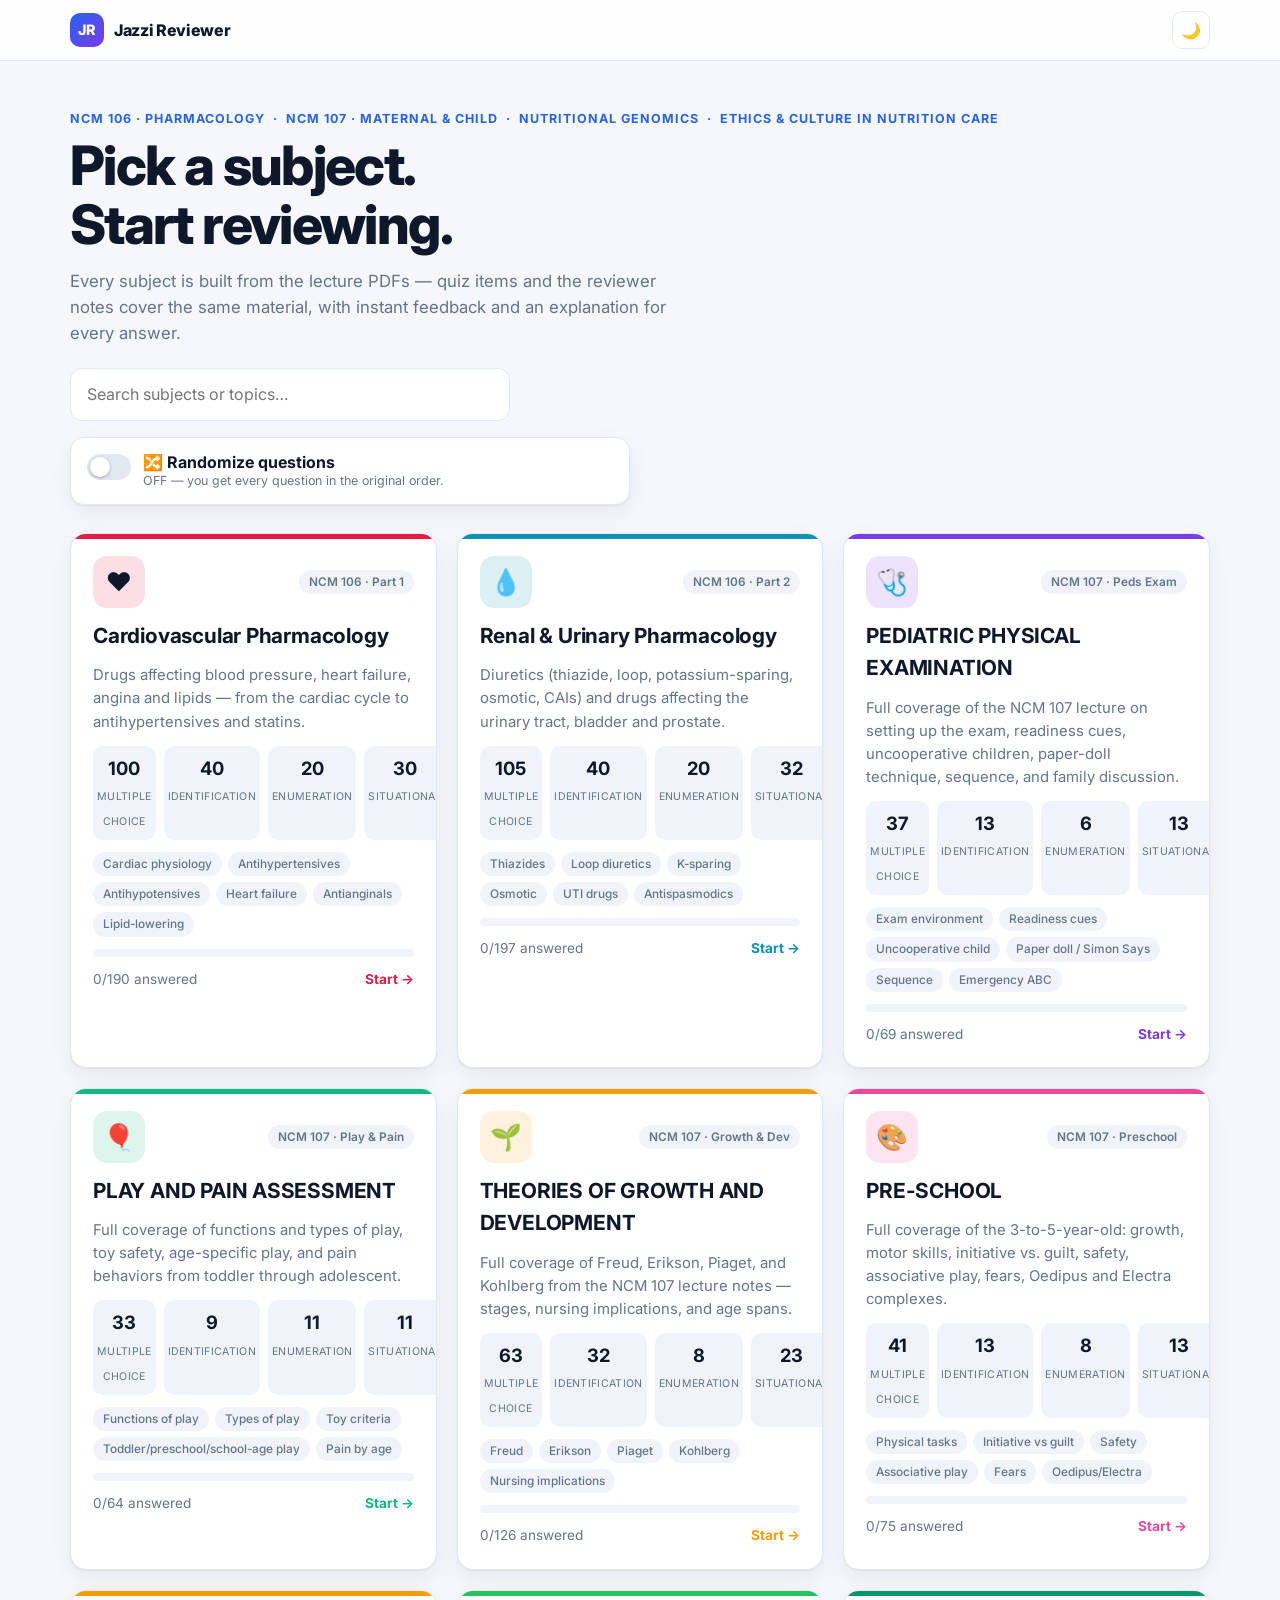
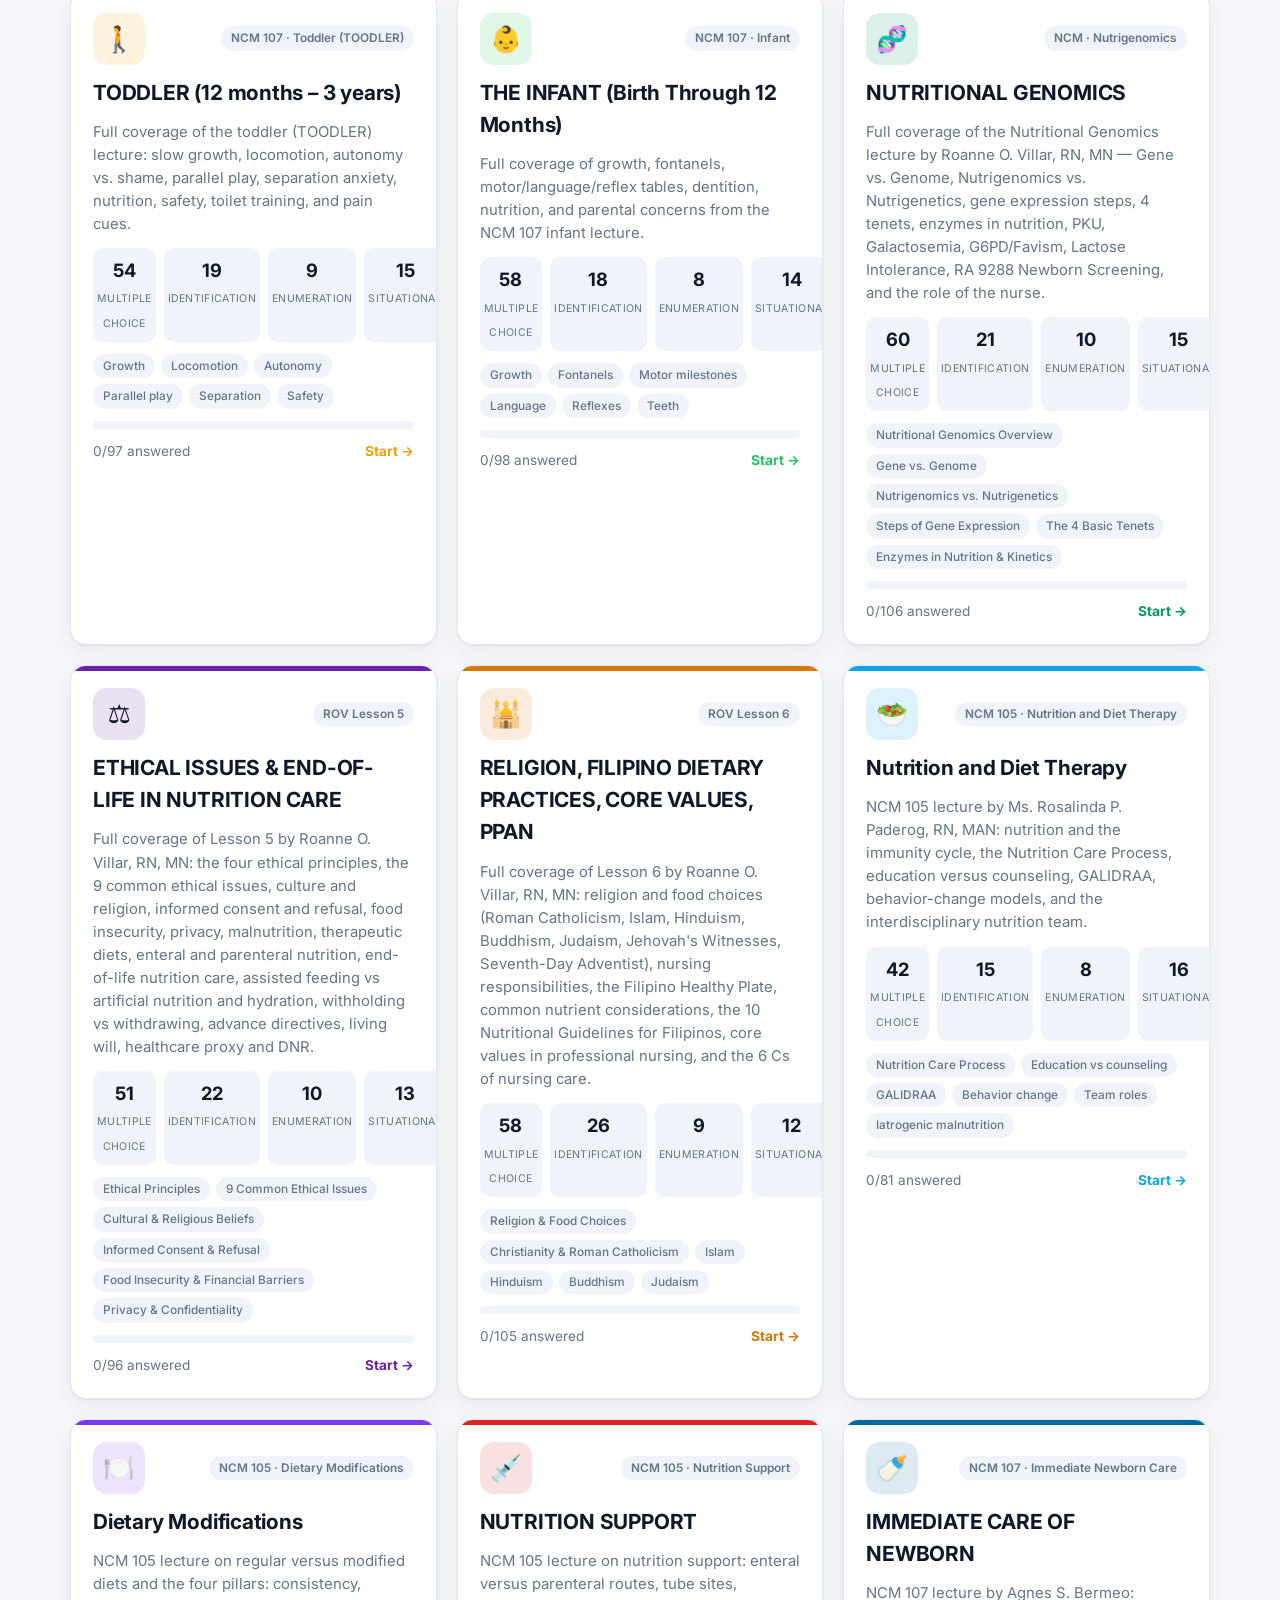
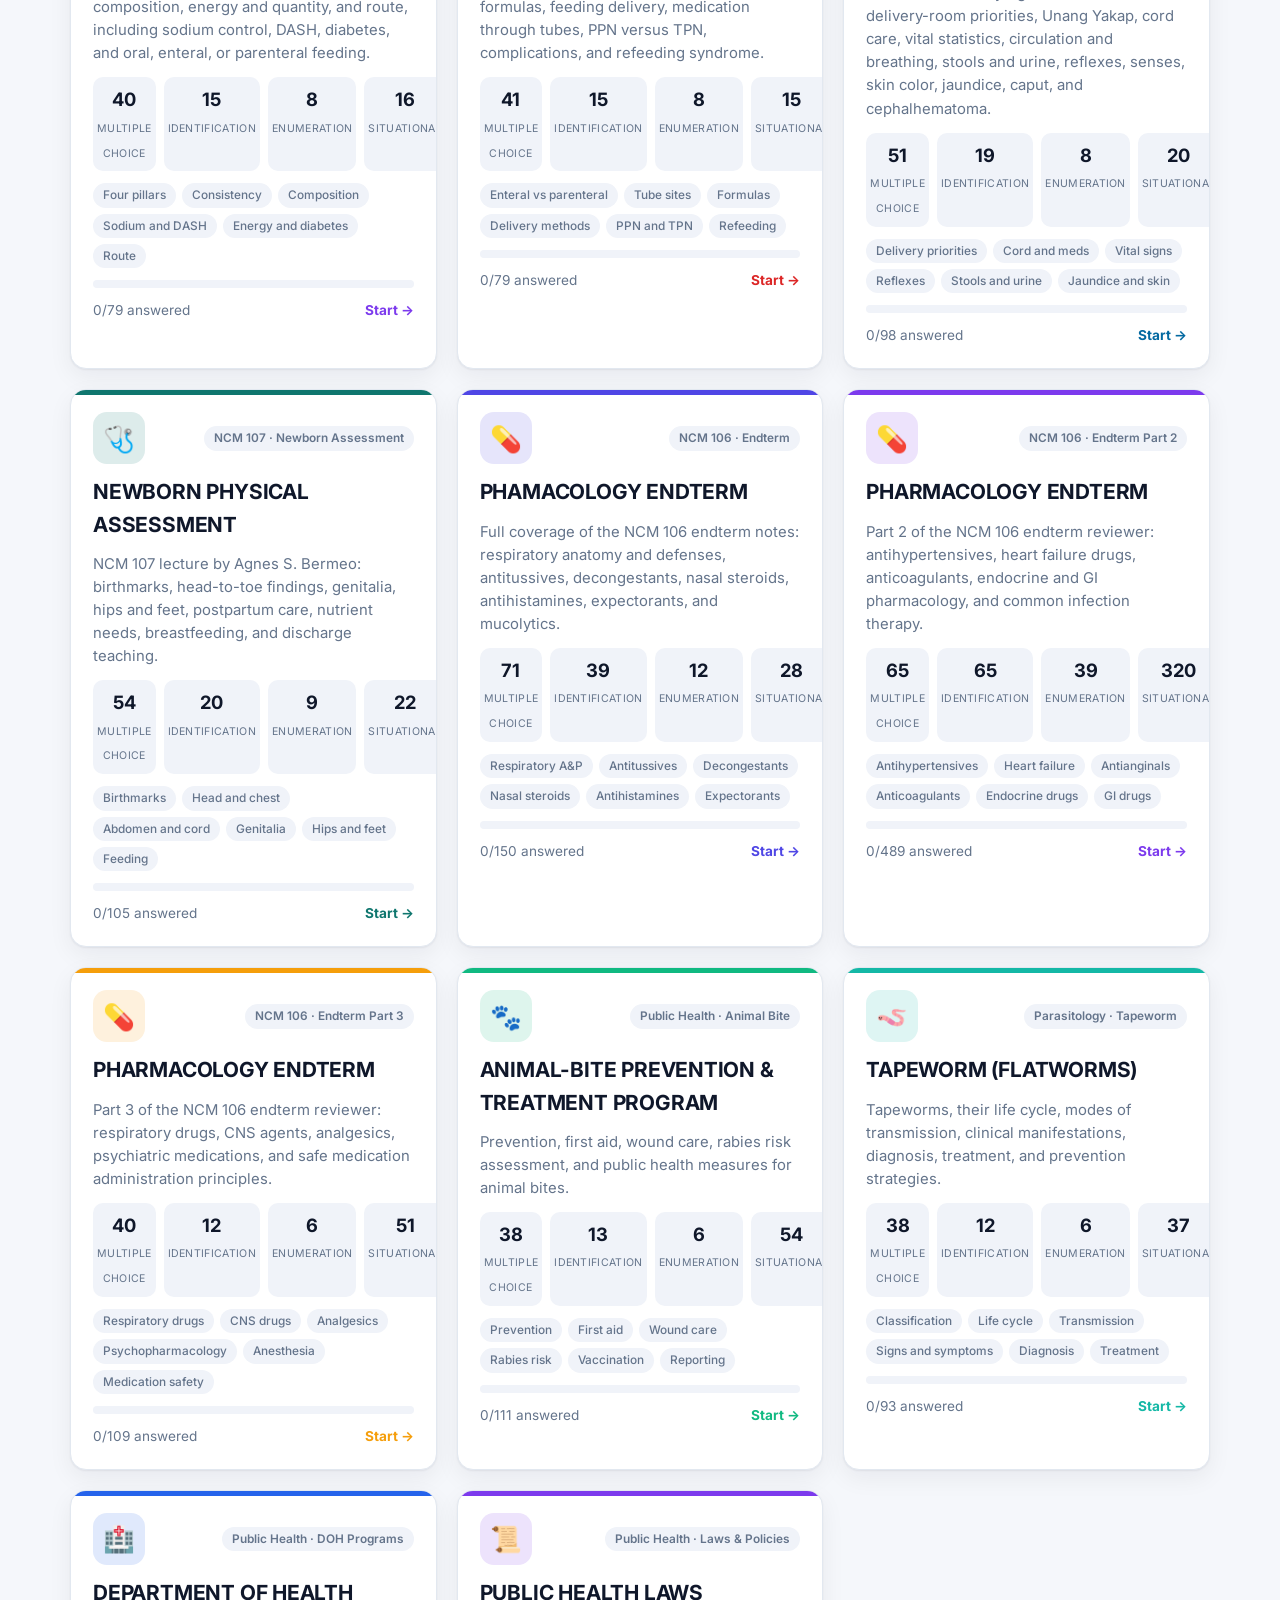
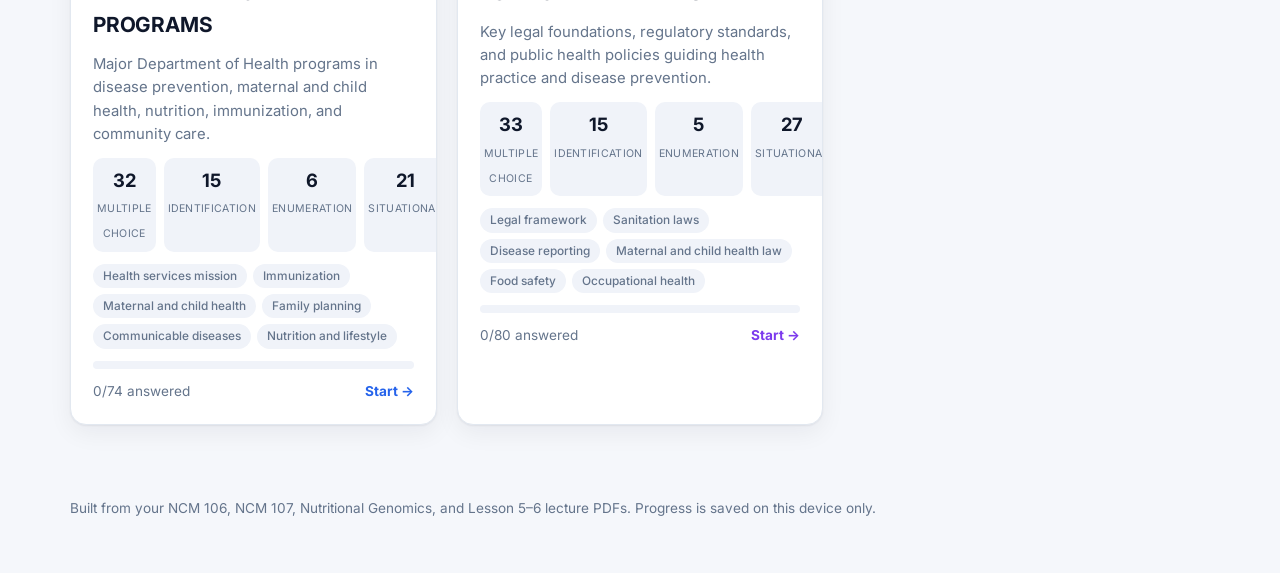
<file: index.html>
<!DOCTYPE html>
<html lang="en" data-theme="light">
<head>
<meta charset="utf-8">
<meta name="viewport" content="width=device-width, initial-scale=1">
<title>Jazzi Reviewer — NCM 106, NCM 107, Nutritional Genomics &amp; Nutrition Ethics</title>
<meta name="description" content="Practice-based reviewer from your NCM 106, NCM 107, Nutritional Genomics, and Lessons 5–6 (Ethics, Religion &amp; Filipino Dietary Practices) lectures: multiple choice, identification, enumeration and situational questions.">
<link rel="preconnect" href="https://fonts.googleapis.com">
<link href="https://fonts.googleapis.com/css2?family=Inter:wght@400;500;600;700;800&display=swap" rel="stylesheet">
<link rel="stylesheet" href="style.css">
</head>
<body>
<header class="topbar">
  <div class="wrap topbar-in">
    <a class="brand" href="index.html"><span class="brand-mark">JR</span><span>Jazzi Reviewer</span></a>
    <button id="themeBtn" class="icon-btn" aria-label="Toggle theme">🌙</button>
  </div>
</header>

<main class="wrap">
  <section class="hero">
    <p class="eyebrow">NCM 106 · Pharmacology &nbsp;·&nbsp; NCM 107 · Maternal &amp; Child &nbsp;·&nbsp; Nutritional Genomics &nbsp;·&nbsp; Ethics &amp; Culture in Nutrition Care</p>
    <h1>Pick a subject.<br>Start reviewing.</h1>
    <p class="lead">Every subject is built from the lecture PDFs — quiz items and the reviewer notes cover the same material, with instant feedback and an explanation for every answer.</p>
    <div class="search"><input id="search" type="search" placeholder="Search subjects or topics…" aria-label="Search subjects"></div>
    <div class="rnd-box">
      <label class="switch" for="rndToggle">
        <input type="checkbox" id="rndToggle">
        <span class="slider" aria-hidden="true"></span>
        <span class="switch-text"><b>🔀 Randomize questions</b><small id="rndHint"></small></span>
      </label>
    </div>
  </section>

  <section id="cards" class="cards" aria-live="polite"></section>
  <p id="empty" class="muted center" hidden>No subjects match your search.</p>
</main>

<footer class="foot wrap">
  <p>Built from your NCM 106, NCM 107, Nutritional Genomics, and Lesson 5–6 lecture PDFs. Progress is saved on this device only.</p>
</footer>

<script src="common.js"></script>
<script src="home.js"></script>
</body>
</html>
</file>
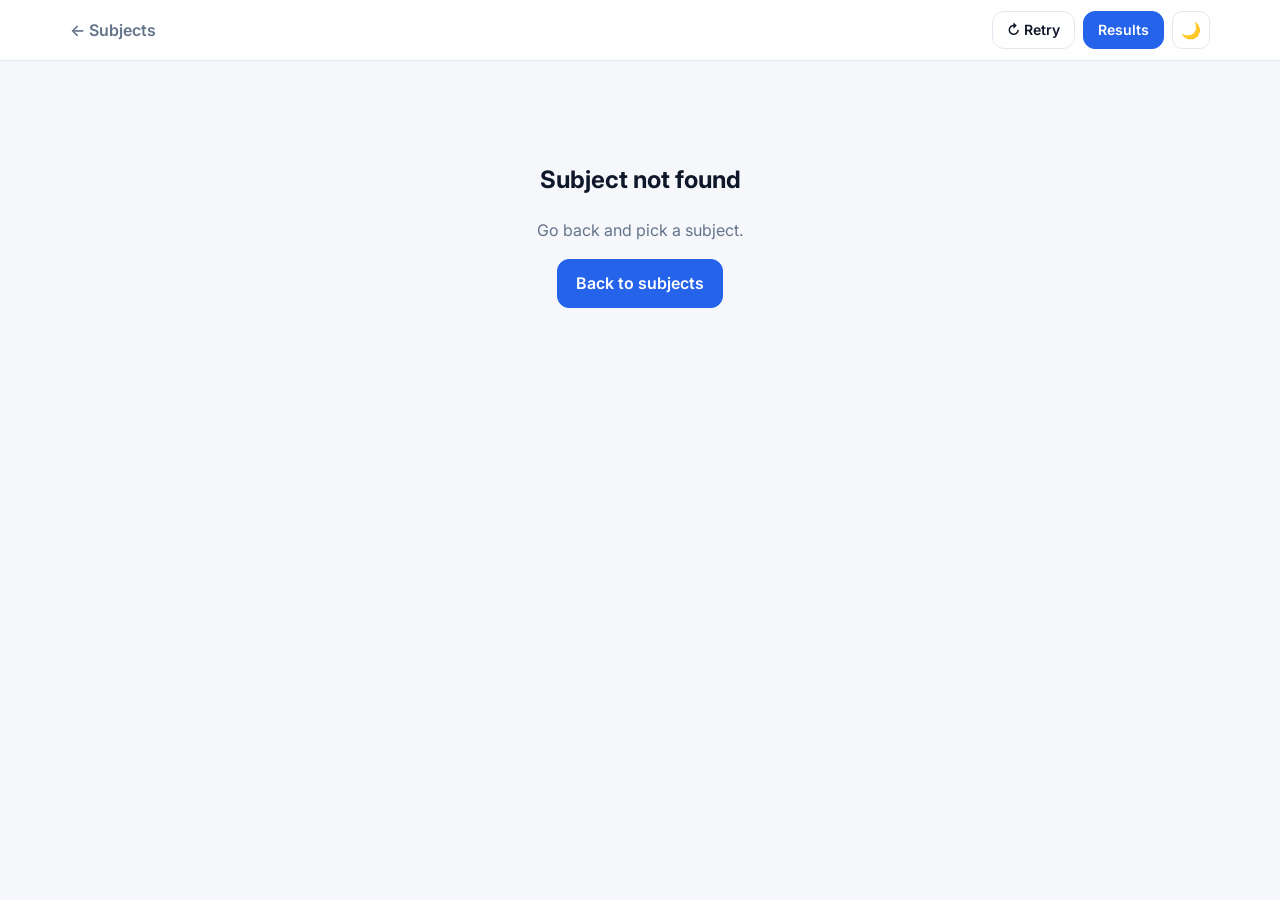
<file: quiz.html>
<!DOCTYPE html>
<html lang="en" data-theme="light">
<head>
<meta charset="utf-8">
<meta name="viewport" content="width=device-width, initial-scale=1">
<title>Reviewer — Jazzi Reviewer</title>
<link rel="preconnect" href="https://fonts.googleapis.com">
<link href="https://fonts.googleapis.com/css2?family=Inter:wght@400;500;600;700;800&display=swap" rel="stylesheet">
<link rel="stylesheet" href="style.css">
</head>
<body>
<header class="topbar">
  <div class="wrap topbar-in">
    <a class="back" href="index.html" aria-label="Back to subjects">← <span>Subjects</span></a>
    <div id="subjTitle" class="topbar-title"></div>
    <div class="topbar-actions">
      <button id="retryBtn" class="btn small ghost">↻ Retry</button>
      <button id="finishBtn" class="btn small">Results</button>
      <button id="themeBtn" class="icon-btn" aria-label="Toggle theme">🌙</button>
    </div>
  </div>
</header>

<main class="wrap quiz" id="app">
  <p class="muted center">Loading…</p>
</main>

<dialog id="results" class="modal">
  <div id="resultsBody"></div>
  <div class="modal-actions">
    <button class="btn ghost" id="resetAll">Retry quiz</button>
    <button class="btn" id="closeResults">Keep reviewing</button>
  </div>
</dialog>

<dialog id="confirmModal" class="modal confirm" aria-labelledby="cfTitle" aria-describedby="cfText">
  <div class="cf-icon" id="cfIcon" aria-hidden="true">↻</div>
  <h2 id="cfTitle"></h2>
  <p id="cfText" class="muted"></p>
  <ul id="cfList" class="cf-list"></ul>
  <div class="modal-actions">
    <button class="btn ghost" id="cfCancel" type="button">Cancel</button>
    <button class="btn" id="cfOk" type="button"></button>
  </div>
</dialog>

<script src="common.js"></script>
<script src="quiz.js"></script>
</body>
</html>
</file>
<file: style.css>
:root{
  --bg:#f5f7fb;--surface:#fff;--surface2:#f0f3f9;--text:#0f172a;--muted:#64748b;--border:#e2e8f0;
  --accent:#2563eb;--ok:#16a34a;--ok-bg:#dcfce7;--ok-bd:#86efac;--bad:#dc2626;--bad-bg:#fee2e2;--bad-bd:#fca5a5;
  --part:#d97706;--part-bg:#fef3c7;--shadow:0 1px 2px rgba(15,23,42,.06),0 8px 24px rgba(15,23,42,.06);
  --r:16px;
}
[data-theme="dark"]{
  --bg:#0b1020;--surface:#131a2e;--surface2:#1a2340;--text:#e8edf8;--muted:#93a0bd;--border:#26314f;
  --ok:#4ade80;--ok-bg:#0f2f1d;--ok-bd:#1f6b3a;--bad:#f87171;--bad-bg:#3a1417;--bad-bd:#7f2a2f;
  --part:#fbbf24;--part-bg:#3a2a0b;--shadow:0 1px 2px rgba(0,0,0,.4),0 8px 24px rgba(0,0,0,.35);
}
*{box-sizing:border-box}
html{-webkit-text-size-adjust:100%}
body{margin:0;font-family:Inter,system-ui,-apple-system,"Segoe UI",Roboto,sans-serif;background:var(--bg);color:var(--text);line-height:1.55;-webkit-font-smoothing:antialiased}
.wrap{width:100%;max-width:1180px;margin:0 auto;padding:0 20px}
a{color:inherit;text-decoration:none}
.muted{color:var(--muted)}.small{font-size:.82rem}.center{text-align:center}
button{font:inherit;color:inherit;cursor:pointer}
button:disabled{cursor:not-allowed}

/* top bar */
.topbar{position:sticky;top:0;z-index:20;background:color-mix(in srgb,var(--surface) 88%,transparent);backdrop-filter:blur(12px);border-bottom:1px solid var(--border)}
.topbar-in{display:flex;align-items:center;justify-content:space-between;gap:12px;height:60px}
.brand{display:flex;align-items:center;gap:10px;font-weight:800;letter-spacing:-.02em}
.brand-mark{display:grid;place-items:center;width:34px;height:34px;border-radius:10px;background:linear-gradient(135deg,#2563eb,#7c3aed);color:#fff;font-size:.9rem}
.back{font-weight:600;color:var(--muted)}.back:hover{color:var(--text)}
.topbar-title{flex:1;text-align:center;font-weight:700;overflow:hidden;text-overflow:ellipsis;white-space:nowrap}
.topbar-actions{display:flex;gap:8px;align-items:center}
.icon-btn{width:38px;height:38px;border-radius:10px;border:1px solid var(--border);background:var(--surface)}

/* buttons */
.btn{display:inline-flex;align-items:center;justify-content:center;gap:6px;padding:11px 18px;border-radius:12px;border:1px solid var(--accent);background:var(--accent);color:#fff;font-weight:600;transition:transform .08s,opacity .15s}
.btn:hover:not(:disabled){opacity:.92}.btn:active:not(:disabled){transform:scale(.98)}
.btn:disabled{opacity:.4}
.btn.ghost{background:transparent;color:var(--text);border-color:var(--border)}
.btn.small{padding:7px 14px;font-size:.88rem}
.link{background:none;border:0;color:var(--accent);padding:6px 0;font-weight:600;font-size:.88rem}

/* home */
.hero{padding:48px 0 28px}
.eyebrow{margin:0 0 8px;font-weight:700;color:var(--accent);text-transform:uppercase;letter-spacing:.08em;font-size:.78rem}
.hero h1{margin:0 0 14px;font-size:clamp(2rem,6vw,3.4rem);line-height:1.08;letter-spacing:-.03em;font-weight:800}
.lead{max-width:620px;color:var(--muted);font-size:1.05rem;margin:0 0 22px}
.search input{width:100%;max-width:440px;padding:13px 16px;border-radius:12px;border:1px solid var(--border);background:var(--surface);color:var(--text);font:inherit}
.search input:focus,.text-row input:focus,textarea:focus{outline:2px solid var(--accent);outline-offset:1px}
.cards{display:grid;grid-template-columns:repeat(auto-fill,minmax(min(100%,340px),1fr));gap:20px;padding-bottom:40px}
.card{--accent:#2563eb;display:flex;flex-direction:column;gap:12px;background:var(--surface);border:1px solid var(--border);border-radius:var(--r);padding:22px;box-shadow:var(--shadow);position:relative;overflow:hidden;transition:transform .15s,box-shadow .15s}
.card::before{content:"";position:absolute;inset:0 0 auto 0;height:5px;background:var(--accent)}
.card:hover{transform:translateY(-3px)}
.card-top{display:flex;justify-content:space-between;align-items:center}
.card-icon{display:grid;place-items:center;width:52px;height:52px;border-radius:14px;font-size:1.6rem;background:color-mix(in srgb,var(--accent) 14%,var(--surface))}
.card h2{margin:0;font-size:1.3rem;letter-spacing:-.01em}
.card p{margin:0;font-size:.93rem}
.counts{display:grid;grid-template-columns:repeat(4,1fr);gap:8px}
.counts div{background:var(--surface2);border-radius:10px;padding:8px 4px;text-align:center}
.counts b{display:block;font-size:1.15rem}
.counts span{font-size:.66rem;color:var(--muted);text-transform:uppercase;letter-spacing:.03em}
.chips{display:flex;flex-wrap:wrap;gap:6px}
.chip{display:inline-block;padding:3px 10px;border-radius:99px;font-size:.74rem;font-weight:600;background:var(--surface2);color:var(--muted)}
.chip.soft{font-weight:500}
.progress,.bar{height:8px;border-radius:99px;background:var(--surface2);overflow:hidden}
.progress div,.bar div{height:100%;background:var(--accent);border-radius:99px;transition:width .3s}
.bar.slim{height:6px}
.card-foot{display:flex;justify-content:space-between;align-items:center;font-size:.85rem}
.go{font-weight:700;color:var(--accent)}
.foot{padding:20px 20px 40px;color:var(--muted);font-size:.85rem}

/* quiz */
.quiz{padding-top:20px;padding-bottom:60px}
.tabs{display:flex;gap:8px;overflow-x:auto;padding-bottom:6px;margin-bottom:16px;scrollbar-width:none}
.tabs::-webkit-scrollbar{display:none}
.tab{flex:1 0 auto;min-width:130px;display:flex;flex-direction:column;align-items:flex-start;padding:10px 16px;border-radius:12px;border:1px solid var(--border);background:var(--surface);font-weight:600;text-align:left}
.tab small{color:var(--muted);font-weight:500}
.tab.on{background:var(--accent);border-color:var(--accent);color:#fff}
.tab.on small{color:rgba(255,255,255,.85)}
.layout{display:grid;grid-template-columns:minmax(0,1fr) 320px;gap:20px;align-items:start}
.main-col .bar{margin-bottom:14px}
.qcard,.panel{background:var(--surface);border:1px solid var(--border);border-radius:var(--r);box-shadow:var(--shadow);padding:24px}
.panel{padding:18px;margin-bottom:16px}
.panel-h{display:flex;justify-content:space-between;align-items:center;margin-bottom:10px}
.q-meta{display:flex;justify-content:space-between;align-items:center;margin-bottom:14px;font-size:.85rem}
.badge{padding:3px 10px;border-radius:99px;background:color-mix(in srgb,var(--accent) 14%,var(--surface));color:var(--accent);font-weight:700;font-size:.76rem}
.q-text{margin:0 0 18px;font-size:1.2rem;line-height:1.45;font-weight:600;letter-spacing:-.01em}
.hint{margin:-8px 0 14px;font-size:.85rem}
.opts{display:grid;gap:10px}
.opt{display:flex;align-items:center;gap:12px;width:100%;text-align:left;padding:13px 14px;border-radius:12px;border:1.5px solid var(--border);background:var(--surface);transition:border-color .12s,background .12s}
.opt:hover:not(:disabled){border-color:var(--accent);background:color-mix(in srgb,var(--accent) 6%,var(--surface))}
.ltr{flex:0 0 28px;height:28px;border-radius:8px;display:grid;place-items:center;background:var(--surface2);font-weight:700;font-size:.82rem}
.otext{flex:1}
.mark{font-weight:800}
.opt.correct{background:var(--ok-bg);border-color:var(--ok);color:var(--ok)}
.opt.wrong{background:var(--bad-bg);border-color:var(--bad-bd);color:var(--bad)}
.opt.picked.wrong{border-color:var(--bad);box-shadow:0 0 0 2px var(--bad-bd)}
.opt.correct .ltr{background:var(--ok);color:#fff}
.opt.wrong .ltr{background:var(--bad);color:#fff}
.opt:disabled{opacity:1;color:inherit}
.opt.correct:disabled{color:var(--ok)}.opt.wrong:disabled{color:var(--bad)}
.feedback{margin-top:16px;padding:12px 14px;border-radius:12px;border:1px solid}
.feedback.ok{background:var(--ok-bg);border-color:var(--ok-bd);color:var(--ok)}
.feedback.bad{background:var(--bad-bg);border-color:var(--bad-bd);color:var(--bad)}
.feedback.part{background:var(--part-bg);border-color:var(--part);color:var(--part)}
.explain{margin-top:12px;padding:14px 16px;border-radius:12px;background:var(--surface2);border-left:4px solid var(--accent)}
.explain h4{margin:0 0 4px;font-size:.78rem;text-transform:uppercase;letter-spacing:.06em;color:var(--accent)}
.explain p{margin:0}
.text-row{display:flex;gap:10px;margin-top:4px}
.text-row input,textarea{flex:1;width:100%;padding:13px 14px;border-radius:12px;border:1.5px solid var(--border);background:var(--surface);color:var(--text);font:inherit}
textarea{resize:vertical;min-height:130px}
textarea+.text-row{margin-top:10px}
input:disabled,textarea:disabled{opacity:.85;background:var(--surface2)}
.checklist{list-style:none;margin:12px 0 0;padding:0;display:grid;gap:6px}
.checklist li{display:flex;gap:10px;padding:8px 12px;border-radius:10px;border:1px solid var(--border);font-weight:500}
.checklist li.ok{background:var(--ok-bg);border-color:var(--ok-bd);color:var(--ok)}
.checklist li.bad{background:var(--bad-bg);border-color:var(--bad-bd);color:var(--bad)}
.checklist li span{font-weight:800;width:16px}
.navrow{display:flex;gap:10px;margin-top:16px;justify-content:space-between}
.navrow .btn{flex:1}

.side{position:sticky;top:76px}
.stat-grid{display:grid;grid-template-columns:repeat(3,1fr);gap:8px;text-align:center}
.stat-grid b{display:block;font-size:1.4rem}
.stat-grid span{font-size:.7rem;color:var(--muted);text-transform:uppercase}
.palette{display:grid;grid-template-columns:repeat(auto-fill,minmax(36px,1fr));gap:6px;max-height:300px;overflow:auto;padding:2px}
.pb{height:36px;border-radius:9px;border:1px solid var(--border);background:var(--surface);font-size:.8rem;font-weight:600}
.pb.ok{background:var(--ok-bg);border-color:var(--ok);color:var(--ok)}
.pb.bad{background:var(--bad-bg);border-color:var(--bad);color:var(--bad)}
.pb.part{background:var(--part-bg);border-color:var(--part);color:var(--part)}
.pb.cur{outline:2px solid var(--accent);outline-offset:1px}
.legend{display:flex;gap:12px;margin-top:10px;font-size:.75rem;color:var(--muted)}
.d{display:inline-block;width:9px;height:9px;border-radius:50%;margin-right:5px}
.d.ok{background:var(--ok)}.d.bad{background:var(--bad)}.d.part{background:var(--part)}

.modal{border:0;border-radius:var(--r);padding:26px;max-width:480px;width:calc(100% - 32px);background:var(--surface);color:var(--text);box-shadow:0 20px 60px rgba(0,0,0,.35)}
.modal::backdrop{background:rgba(2,6,23,.6)}
.modal h2{margin:0}
.big-score{margin:14px 0}
.big-score b{font-size:2.6rem;letter-spacing:-.03em}
.big-score span{color:var(--muted);margin-left:6px}
.res-row{display:grid;grid-template-columns:1fr auto;gap:4px 12px;margin-bottom:12px}
.res-row>div:first-child span{display:block}
.res-score{font-weight:800;font-size:1.1rem}.res-score small{color:var(--muted);font-weight:500}
.res-row .bar{grid-column:1/-1}
.modal-actions{display:flex;gap:10px;margin-top:18px;flex-wrap:wrap}
.modal-actions .btn{flex:1}
.notice{text-align:center;padding:60px 20px}

@media (max-width:900px){
  .layout{grid-template-columns:1fr}
  .side{position:static}
  .topbar-title{font-size:.9rem}
}
@media (max-width:560px){
  .wrap{padding:0 14px}
  .qcard{padding:18px}
  .q-text{font-size:1.08rem}
  .back span{display:none}
  .navrow{flex-wrap:wrap}
  .navrow #skip{order:3;flex-basis:100%}
  .text-row{flex-direction:column}
  .counts b{font-size:1rem}
  .hero{padding-top:30px}
}
@media (prefers-reduced-motion:reduce){*{transition:none!important}}

/* randomize toggle + retry */
.switch{display:flex;align-items:flex-start;gap:12px;cursor:pointer;position:relative}
.switch input{position:absolute;opacity:0;width:0;height:0}
.slider{flex:none;position:relative;width:44px;height:26px;border-radius:999px;background:var(--border);transition:background .2s;margin-top:2px}
.slider::after{content:"";position:absolute;top:3px;left:3px;width:20px;height:20px;border-radius:50%;background:#fff;box-shadow:0 1px 3px rgba(0,0,0,.3);transition:transform .2s}
.switch input:checked+.slider{background:var(--accent)}
.switch input:checked+.slider::after{transform:translateX(18px)}
.switch input:focus-visible+.slider{outline:2px solid var(--accent);outline-offset:2px}
.switch-text{display:flex;flex-direction:column;line-height:1.35}
.switch-text small{color:var(--muted);font-size:.78rem}
.rnd-box{margin-top:16px;max-width:560px;padding:14px 16px;border:1px solid var(--border);border-radius:14px;background:var(--surface);box-shadow:var(--shadow)}
.mode-note{margin:-6px 4px 14px}

.quiz-options{margin-bottom:14px}
.mode-picker{display:flex;flex-wrap:wrap;gap:8px}
.mode-btn{padding:8px 12px;border:1px solid var(--border);border-radius:10px;background:var(--surface2);color:var(--text);font-weight:600}
.mode-btn.selected{background:var(--accent);border-color:var(--accent);color:#fff}
.mini-toggle{display:flex;align-items:center;gap:8px;font-weight:600;color:var(--muted);white-space:nowrap}
.mini-toggle input{accent-color:var(--accent)}
.reviewer-row{display:flex;justify-content:flex-start;margin-top:12px}
.coverage-warning{margin:0 0 12px;padding:12px 14px;border:1px solid var(--part);background:var(--part-bg);color:var(--part);border-radius:12px;font-size:.88rem}
.reviewer-header{display:flex;flex-direction:column;gap:8px}
.reviewer-section{margin-top:18px}
.reviewer-section h2{margin:0 0 12px;font-size:1.1rem;letter-spacing:-.01em;color:var(--text)}
.reviewer-groups{display:grid;grid-template-columns:repeat(2,minmax(0,1fr));gap:14px}
.reviewer-group{padding:18px 20px;border:1px solid var(--border);background:var(--surface);border-radius:12px}
.reviewer-group h3{margin:0 0 12px;font-size:1rem;letter-spacing:-.01em;color:var(--text)}
.reviewer-group-note{margin:0 0 12px;line-height:1.55;color:var(--muted);font-size:.9rem}
.reviewer-class-list{display:grid;gap:10px}
.reviewer-class-item{padding:10px 12px;border:1px solid var(--border);background:var(--surface2);border-radius:10px}
.reviewer-class-name{font-weight:700;color:var(--text);margin-bottom:4px}
.reviewer-class-desc{font-size:.9rem;line-height:1.5;color:var(--muted)}
.reviewer-grid{display:grid;grid-template-columns:repeat(2,minmax(0,1fr));gap:14px}
.reviewer-item{display:grid;grid-template-columns:minmax(0,1fr) minmax(0,1.4fr);align-items:start;gap:14px;padding:18px 20px;border:1px solid var(--border);background:var(--surface);border-radius:12px}
.reviewer-tag{display:block;margin-bottom:8px;font-size:.68rem;font-weight:700;letter-spacing:.08em;text-transform:uppercase;color:var(--muted)}
.reviewer-word{font-weight:700;line-height:1.45;color:var(--text);padding-right:12px;border-right:1px solid var(--border)}
.reviewer-meaning{display:flex;flex-direction:column;gap:6px;color:var(--muted);line-height:1.5}
.reviewer-meaning strong{display:block;color:var(--text);font-size:1rem}
.reviewer-meaning span{font-size:.9rem}
@media (max-width:900px){
  .reviewer-groups{grid-template-columns:1fr}
  .reviewer-grid{grid-template-columns:1fr}
  .reviewer-item{grid-template-columns:1fr}
  .reviewer-word{border-right:0;border-bottom:1px solid var(--border);padding-right:0;padding-bottom:12px}
}

/* confirmation modal */
.confirm{max-width:400px;text-align:center;padding:28px 26px 22px}
.confirm[open]{animation:cfIn .18s ease-out}
.confirm::backdrop{backdrop-filter:blur(3px)}
@keyframes cfIn{from{opacity:0;transform:translateY(8px) scale(.97)}to{opacity:1;transform:none}}
.cf-icon{display:grid;place-items:center;width:52px;height:52px;margin:0 auto 14px;border-radius:50%;font-size:1.5rem;font-weight:700;color:var(--accent);background:color-mix(in srgb,var(--accent) 14%,transparent)}
.confirm h2{font-size:1.25rem;letter-spacing:-.01em}
.confirm p{margin:8px 0 0}
.cf-list{list-style:none;margin:16px 0 0;padding:12px 14px;text-align:left;background:var(--surface2);border-radius:12px;font-size:.88rem;display:grid;gap:6px}
.cf-list li{position:relative;padding-left:22px}
.cf-list li::before{content:"✓";position:absolute;left:0;color:var(--accent);font-weight:700}
.confirm .modal-actions{margin-top:20px}
@media (prefers-reduced-motion:reduce){.confirm[open]{animation:none}}
</file>
